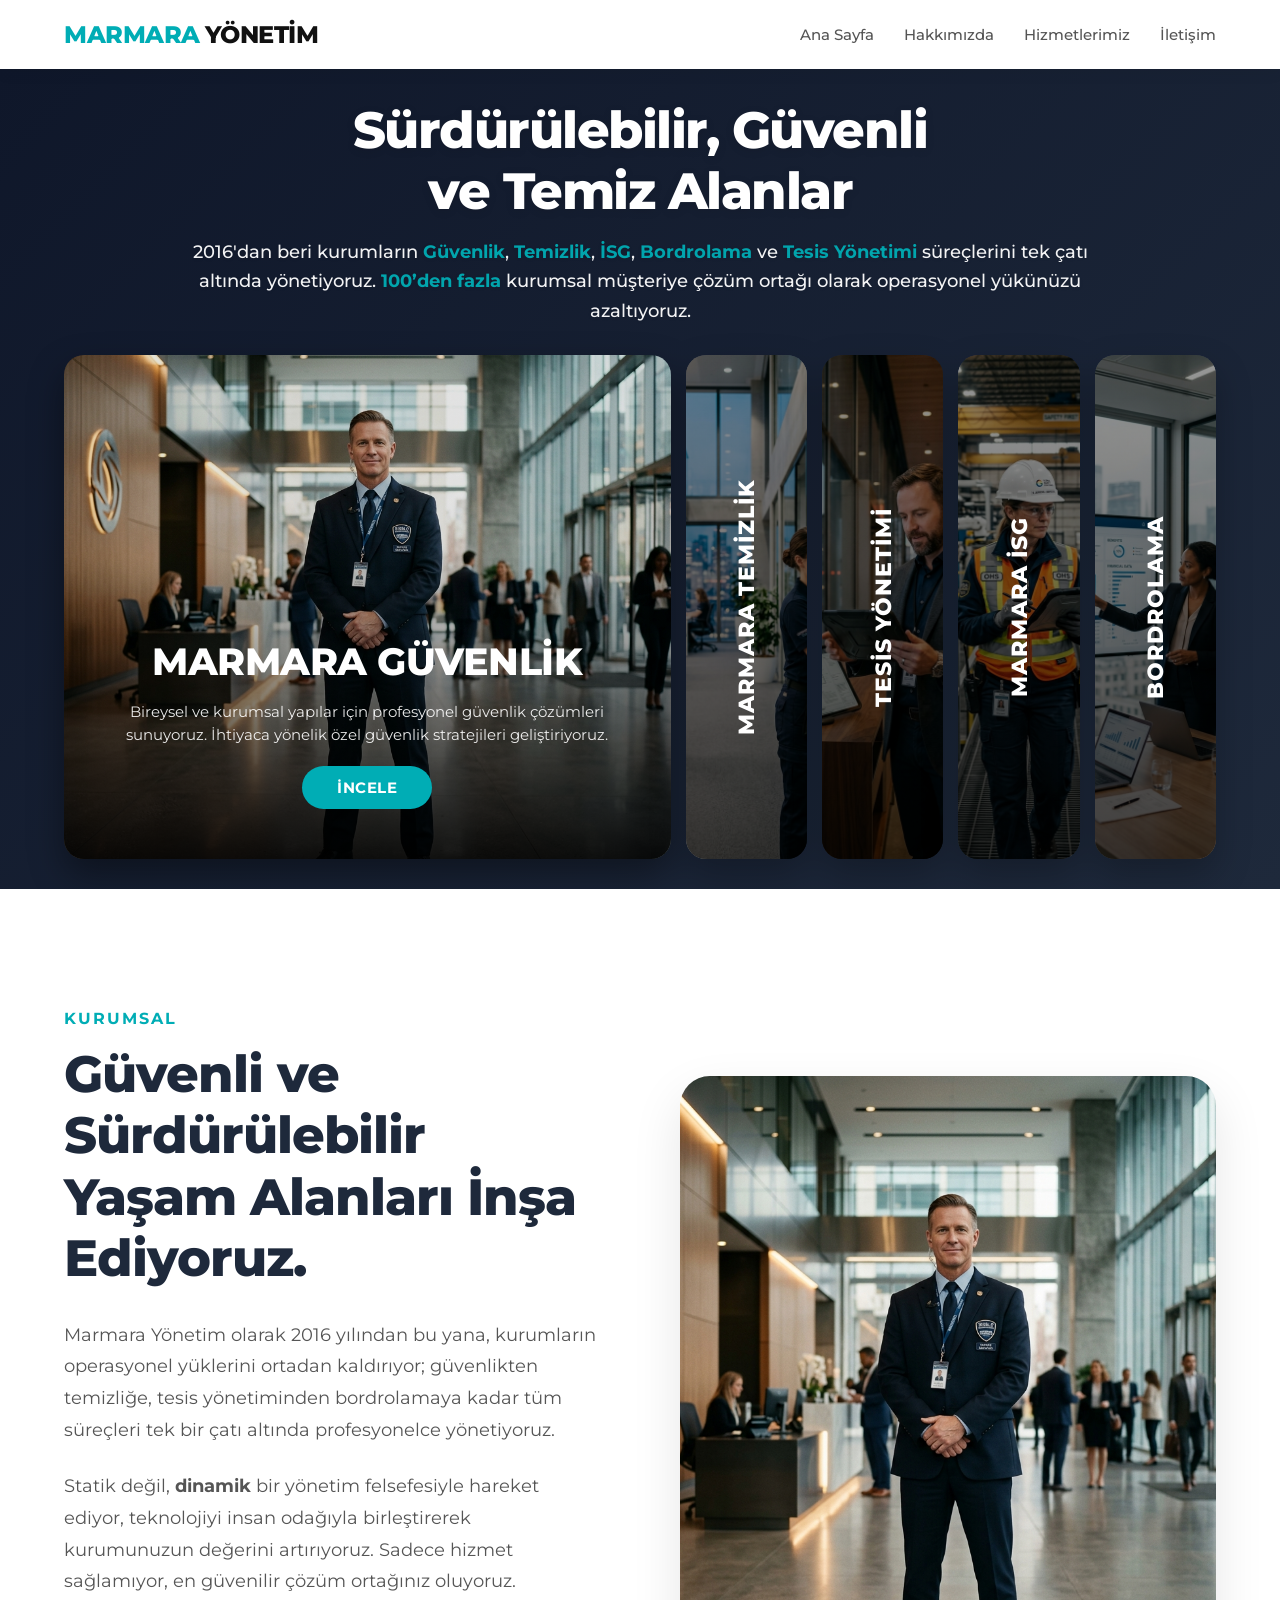
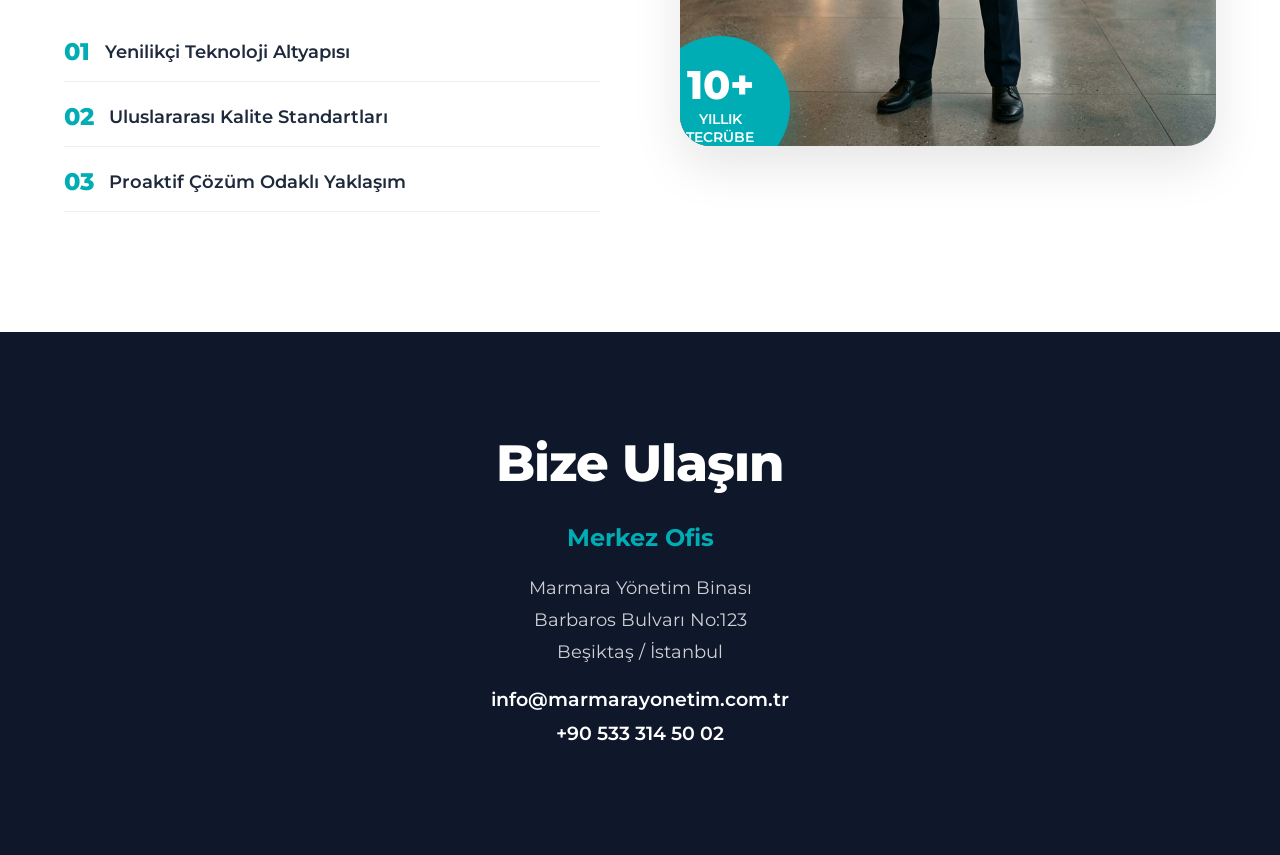
<file: index.html>
<!DOCTYPE html>
<html lang="tr">
<head>
    <meta charset="UTF-8">
    <meta name="viewport" content="width=device-width, initial-scale=1.0">
    <meta name="description" content="Marmara Güvenlik; güvenlikten temizlik hizmetlerine, bordrolamadan İSG ve tesis yönetimine kadar işletmelerin destek operasyonlarını profesyonel ekiplerle yöneten kurumsal çözüm ortağıdır.">
    <title>Marmara Yönetim - Kurumsal Çözüm Ortağı</title>
    <link rel="stylesheet" href="style.css">
    <link href="https://fonts.googleapis.com/css2?family=Montserrat:wght@300;400;500;600;700;800&display=swap" rel="stylesheet">
    <link rel="icon" href="images/favicon.png" type="image/png">
</head>
<body id="home">
    <header class="navbar">
        <div class="logo">
            <span class="logo-brand">MARMARA</span><span class="logo-dark">YÖNETİM</span>
        </div>
        <div class="hamburger">
            <span></span>
            <span></span>
            <span></span>
        </div>
                <nav>
            <ul>
                <li><a href="#home">Ana Sayfa</a></li>
                <li><a href="#hakkimizda">Hakkımızda</a></li>
                <li><a href="#hizmetlerimiz">Hizmetlerimiz</a></li>
                <li><a href="#iletisim">İletişim</a></li>
            </ul>
        </nav>
    </header>

    <main>
        <section id="hizmetlerimiz" class="hero-section">
        <div class="hero-text-container">
            <h1>Sürdürülebilir, Güvenli <br>ve Temiz Alanlar</h1>
            <p style="font-size: 1.15rem; font-weight: 500; line-height: 1.6;">2016'dan beri kurumların <strong style="color: #00ADB5;">Güvenlik</strong>, <strong style="color: #00ADB5;">Temizlik</strong>, <strong style="color: #00ADB5;">İSG</strong>, <strong style="color: #00ADB5;">Bordrolama</strong> ve <strong style="color: #00ADB5;">Tesis Yönetimi</strong> süreçlerini tek çatı altında yönetiyoruz. <strong style="color: #00ADB5;">100’den fazla</strong> kurumsal müşteriye çözüm ortağı olarak operasyonel yükünüzü azaltıyoruz.</p>
        </div>

        <div class="accordion-container">
            <!-- 1. Güvenlik -->
            <div class="card active" style="background-image: url('images/guvenlik.png');">
                <div class="card-overlay"></div>
                <h3 class="collapsed-title">MARMARA GÜVENLİK</h3>
                
                <div class="expanded-content">
                    <h2>MARMARA GÜVENLİK</h2>
                    <p>Bireysel ve kurumsal yapılar için profesyonel güvenlik çözümleri sunuyoruz. İhtiyaca yönelik özel güvenlik stratejileri geliştiriyoruz.</p>
                    <a href="guvenlik.html" class="btn-incele">İncele</a>
                </div>
            </div>

            <!-- 2. Temizlik -->
            <div class="card" style="background-image: url('images/temizlik.png');">
                <div class="card-overlay"></div>
                <h3 class="collapsed-title">MARMARA TEMİZLİK</h3>
                <div class="expanded-content">
                    <h2>MARMARA TEMİZLİK</h2>
                    <p>İşletmelerin günlük operasyonel yükünü azaltarak temiz, düzenli ve hijyenik çalışma alanları oluşturmayı hedefler.</p>
                    <a href="temizlik.html" class="btn-incele">İncele</a>
                </div>
            </div>

            <!-- 3. Tesis Yönetimi -->
            <div class="card" style="background-image: url('images/tesis.png');">
                <div class="card-overlay"></div>
                <h3 class="collapsed-title">TESİS YÖNETİMİ</h3>
                <div class="expanded-content">
                    <h2>TESİS YÖNETİMİ</h2>
                    <p>Binalarınızın teknik bakımından peyzajına kadar tüm süreçleri tek bir noktadan, profesyonel bir şekilde yönetiyoruz.</p>
                    <a href="tesis.html" class="btn-incele">İncele</a>
                </div>
            </div>

            <!-- 4. İSG -->
            <div class="card" style="background-image: url('images/isg.png');">
                <div class="card-overlay"></div>
                <h3 class="collapsed-title">MARMARA İSG</h3>
                <div class="expanded-content">
                    <h2>MARMARA İSG</h2>
                    <p>İş sağlığı ve güvenliği konusunda yasal mevzuatlara tam uyumlu, güvenilir bir çalışma ortamı sağlamak için yanınızdayız.</p>
                    <a href="isg.html" class="btn-incele">İncele</a>
                </div>
            </div>

            <!-- 5. Bordrolama -->
            <div class="card" style="background-image: url('images/bordrolama.png');">
                <div class="card-overlay"></div>
                <h3 class="collapsed-title">BORDROLAMA</h3>
                <div class="expanded-content">
                    <h2>BORDROLAMA</h2>
                    <p>Personel süreçlerinizi dijital ortamda hatasız yürüterek işletmenizin zaman ve maliyet tasarrufu sağlamasına olanak tanıyoruz.</p>
                    <a href="bordrolama.html" class="btn-incele">İncele</a>
                </div>
            </div>
        </div>
        </section>

        <section id="hakkimizda" class="about-section">
            <div class="about-container">
                <div class="about-content">
                    <h4 class="section-subtitle">KURUMSAL</h4>
                    <h2 class="section-title-left">Güvenli ve Sürdürülebilir<br>Yaşam Alanları İnşa Ediyoruz.</h2>
                    <p class="about-text">
                        Marmara Yönetim olarak 2016 yılından bu yana, kurumların operasyonel yüklerini ortadan kaldırıyor; güvenlikten temizliğe, tesis yönetiminden bordrolamaya kadar tüm süreçleri tek bir çatı altında profesyonelce yönetiyoruz.
                    </p>
                    <p class="about-text">
                        Statik değil, <strong>dinamik</strong> bir yönetim felsefesiyle hareket ediyor, teknolojiyi insan odağıyla birleştirerek kurumunuzun değerini artırıyoruz. Sadece hizmet sağlamıyor, en güvenilir çözüm ortağınız oluyoruz.
                    </p>
                    <div class="about-features">
                        <div class="feature">
                            <span class="feature-number">01</span>
                            <span class="feature-text">Yenilikçi Teknoloji Altyapısı</span>
                        </div>
                        <div class="feature">
                            <span class="feature-number">02</span>
                            <span class="feature-text">Uluslararası Kalite Standartları</span>
                        </div>
                        <div class="feature">
                            <span class="feature-number">03</span>
                            <span class="feature-text">Proaktif Çözüm Odaklı Yaklaşım</span>
                        </div>
                    </div>
                </div>
                <div class="about-visual">
                    <div class="image-wrapper">
                        <img src="images/guvenlik.png" alt="Kurumsal Yapı">
                        <div class="experience-badge">
                            <span class="years">10+</span>
                            <span class="text">Yıllık<br>Tecrübe</span>
                        </div>
                    </div>
                </div>
            </div>
        </section>

        <section id="iletisim" class="contact-section">
            <div class="contact-container">
                <h2 class="section-title-left" style="color: white; text-align: center;">Bize Ulaşın</h2>
                <div class="contact-grid">
                    <div class="contact-info">
                        <h3 style="color: #00ADB5; font-size: 1.5rem; margin-bottom: 20px;">Merkez Ofis</h3>
                        <p style="font-size: 1.1rem; line-height: 1.8; opacity: 0.8; margin-bottom: 20px;">Marmara Yönetim Binası<br>Barbaros Bulvarı No:123<br>Beşiktaş / İstanbul</p>
                        <div class="contact-links">
                            <a href="mailto:info@marmarayonetim.com.tr" style="display: block; color: white; text-decoration: none; font-size: 1.2rem; font-weight: 600; margin-bottom: 10px;">info@marmarayonetim.com.tr</a>
                            <a href="tel:+905333145002" style="display: block; color: white; text-decoration: none; font-size: 1.2rem; font-weight: 600; margin-bottom: 10px;">+90 533 314 50 02</a>
                        </div>
                    </div>
                </div>
            </div>
        </section>
    </main>

    <script src="script.js"></script>
</body>
</html>
</file>
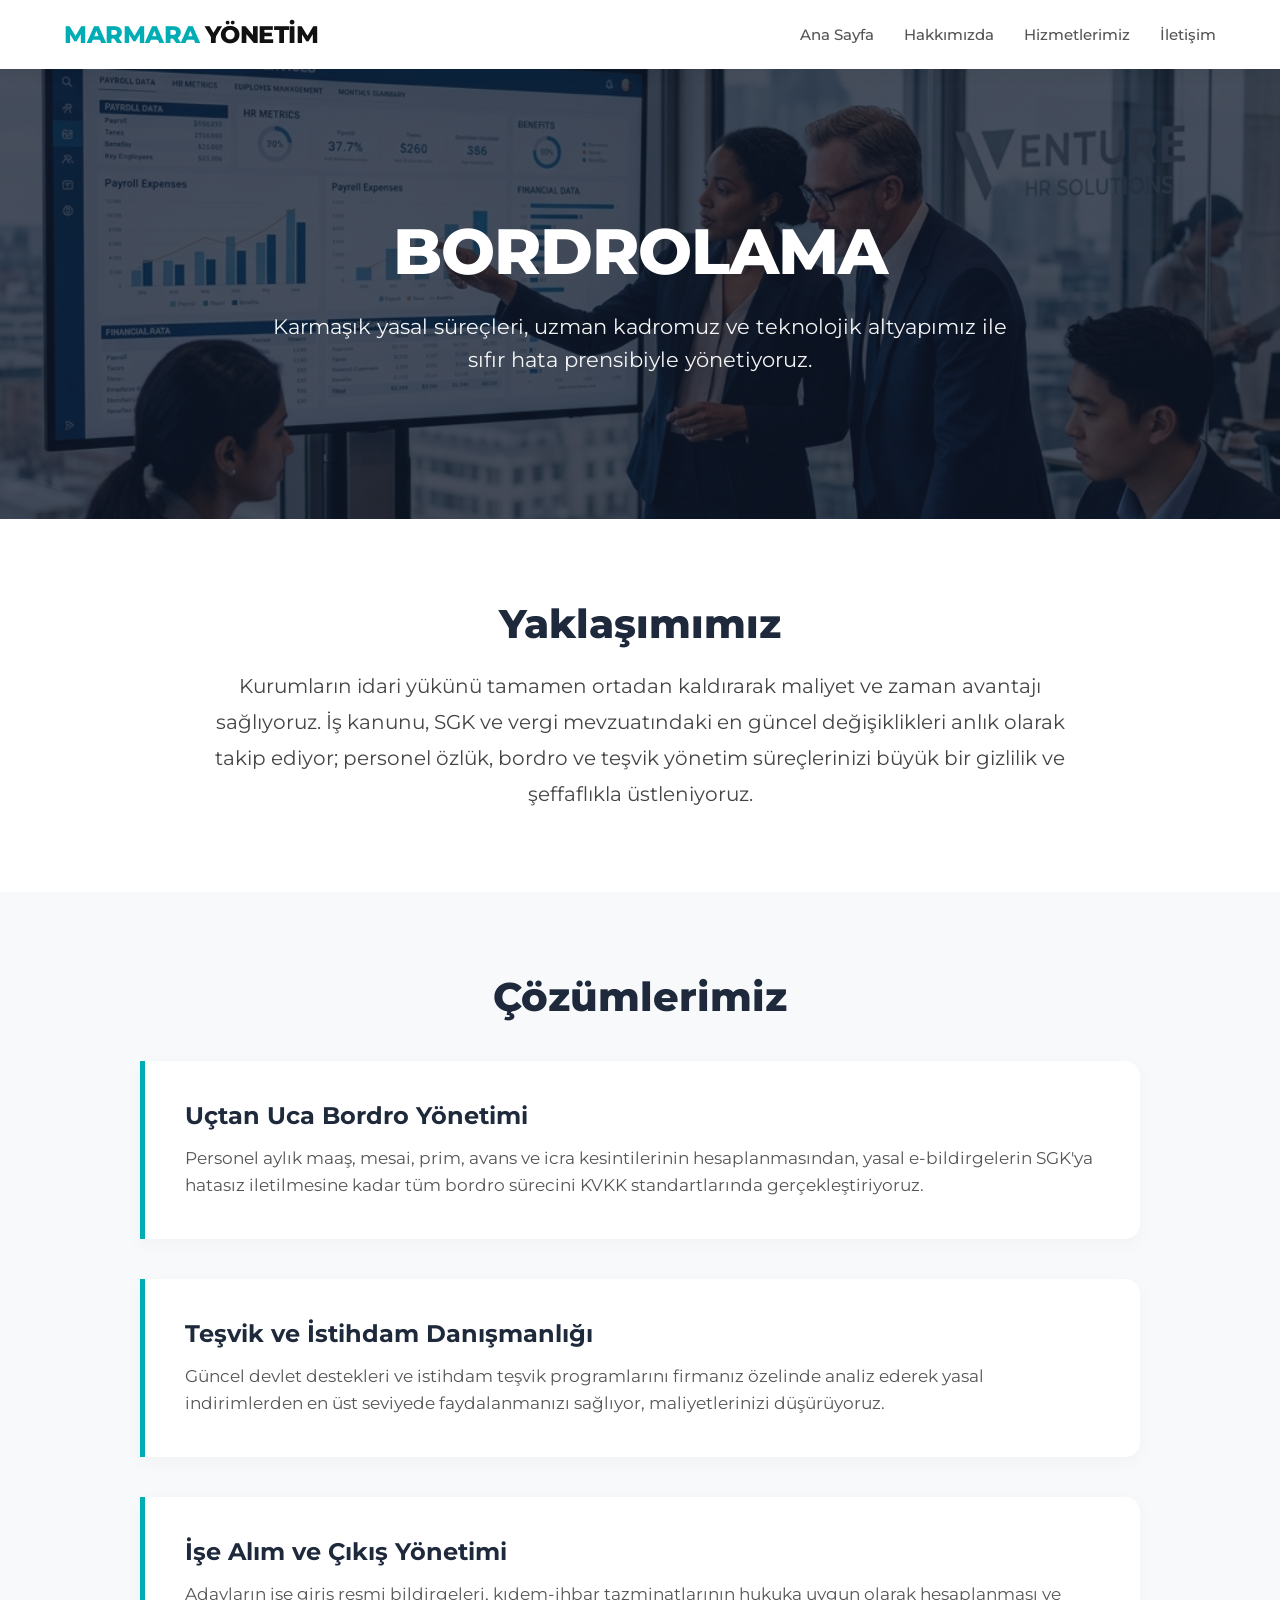
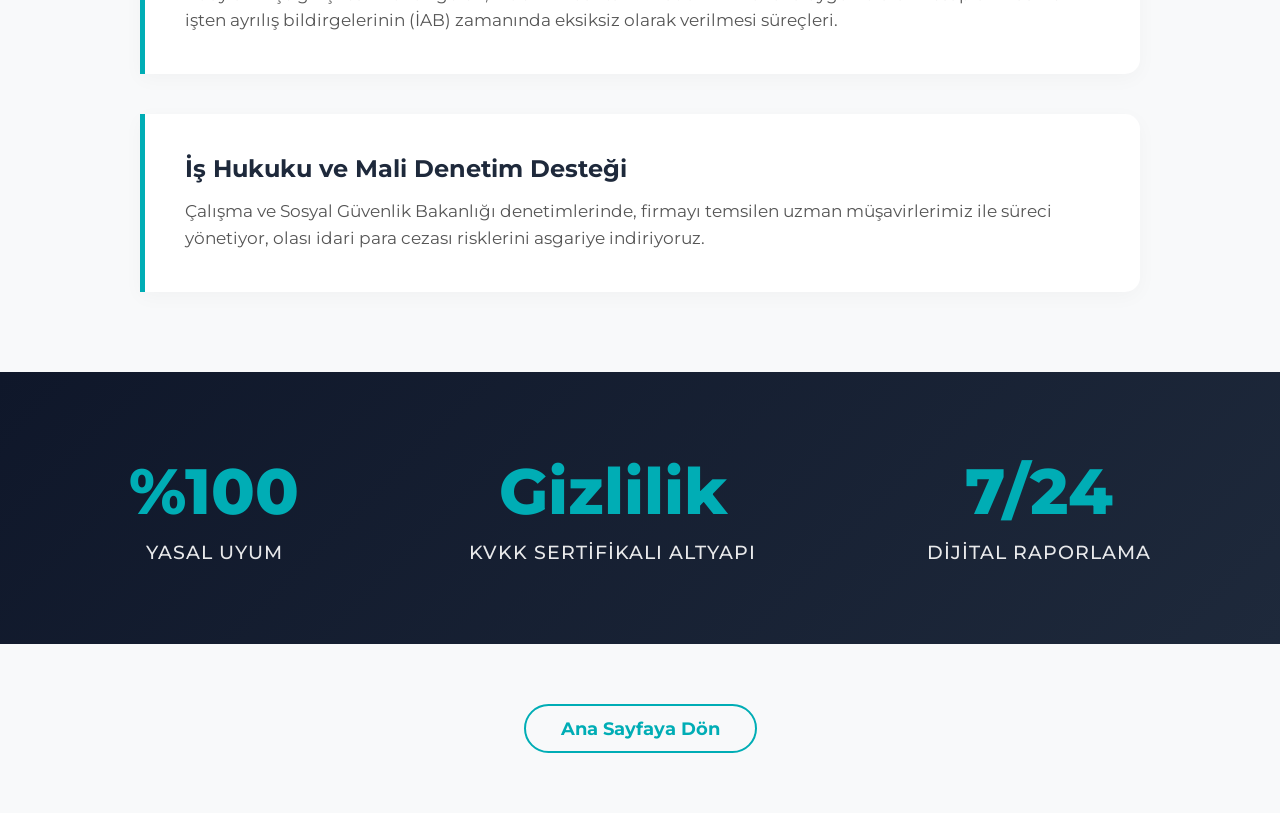
<file: bordrolama.html>
<!DOCTYPE html>
<html lang="tr">
<head>
    <meta charset="UTF-8">
    <meta name="viewport" content="width=device-width, initial-scale=1.0">
    <title>Marmara Yönetim - Bordrolama</title>
    <link rel="stylesheet" href="style.css">
    <link href="https://fonts.googleapis.com/css2?family=Montserrat:wght@300;400;500;600;700;800&display=swap" rel="stylesheet">
    <link rel="icon" href="images/favicon.png" type="image/png">
</head>
<body>
    <header class="navbar">
        <div class="logo">
            <span class="logo-brand">MARMARA</span><span class="logo-dark">YÖNETİM</span>
        </div>
        <div class="hamburger">
            <span></span>
            <span></span>
            <span></span>
        </div>
                <nav>
            <ul>
                <li><a href="index.html#home">Ana Sayfa</a></li>
                <li><a href="index.html#hakkimizda">Hakkımızda</a></li>
                <li><a href="index.html#hizmetlerimiz">Hizmetlerimiz</a></li>
                <li><a href="index.html#iletisim">İletişim</a></li>
            </ul>
        </nav>
    </header>

    <main>
        <section class="subpage-hero" style="background-image: url('images/bordrolama.png');">
            <div class="subpage-hero-overlay"></div>
            <div class="subpage-hero-content">
                <h1>Bordrolama</h1>
                <p>Karmaşık yasal süreçleri, uzman kadromuz ve teknolojik altyapımız ile sıfır hata prensibiyle yönetiyoruz.</p>
            </div>
        </section>

        <section class="corporate-intro">
            <div class="intro-container">
                <h2 style="font-size: 2.5rem; font-weight: 800; color: #1E293B; margin-bottom: 20px;">Yaklaşımımız</h2>
                <p class="intro-text">Kurumların idari yükünü tamamen ortadan kaldırarak maliyet ve zaman avantajı sağlıyoruz. İş kanunu, SGK ve vergi mevzuatındaki en güncel değişiklikleri anlık olarak takip ediyor; personel özlük, bordro ve teşvik yönetim süreçlerinizi büyük bir gizlilik ve şeffaflıkla üstleniyoruz.</p>
            </div>
        </section>

        <section class="solutions-section">
            <h2 style="font-size: 2.5rem; font-weight: 800; color: #1E293B; margin-bottom: 40px; text-align: center;">Çözümlerimiz</h2>
            <div class="solutions-container">
                <div class="solution-item">
                    <h3>Uçtan Uca Bordro Yönetimi</h3>
                    <p>Personel aylık maaş, mesai, prim, avans ve icra kesintilerinin hesaplanmasından, yasal e-bildirgelerin SGK'ya hatasız iletilmesine kadar tüm bordro sürecini KVKK standartlarında gerçekleştiriyoruz.</p>
                </div>
                <div class="solution-item">
                    <h3>Teşvik ve İstihdam Danışmanlığı</h3>
                    <p>Güncel devlet destekleri ve istihdam teşvik programlarını firmanız özelinde analiz ederek yasal indirimlerden en üst seviyede faydalanmanızı sağlıyor, maliyetlerinizi düşürüyoruz.</p>
                </div>
                <div class="solution-item">
                    <h3>İşe Alım ve Çıkış Yönetimi</h3>
                    <p>Adayların işe giriş resmi bildirgeleri, kıdem-ihbar tazminatlarının hukuka uygun olarak hesaplanması ve işten ayrılış bildirgelerinin (İAB) zamanında eksiksiz olarak verilmesi süreçleri.</p>
                </div>
                <div class="solution-item">
                    <h3>İş Hukuku ve Mali Denetim Desteği</h3>
                    <p>Çalışma ve Sosyal Güvenlik Bakanlığı denetimlerinde, firmayı temsilen uzman müşavirlerimiz ile süreci yönetiyor, olası idari para cezası risklerini asgariye indiriyoruz.</p>
                </div>
            </div>
        </section>

        <section class="stats-section">
            <div class="stats-container">
                <div class="stat-item">
                    <span class="stat-number">%100</span>
                    <span class="stat-label">Yasal Uyum</span>
                </div>
                <div class="stat-item">
                    <span class="stat-number">Gizlilik</span>
                    <span class="stat-label">KVKK Sertifikalı Altyapı</span>
                </div>
                <div class="stat-item">
                    <span class="stat-number">7/24</span>
                    <span class="stat-label">Dijital Raporlama</span>
                </div>
            </div>
        </section>

        <div class="btn-back-container">
            <a href="index.html" class="btn-back">Ana Sayfaya Dön</a>
        </div>
    </main>
    <script src="script.js"></script>
</body>
</html>
</file>
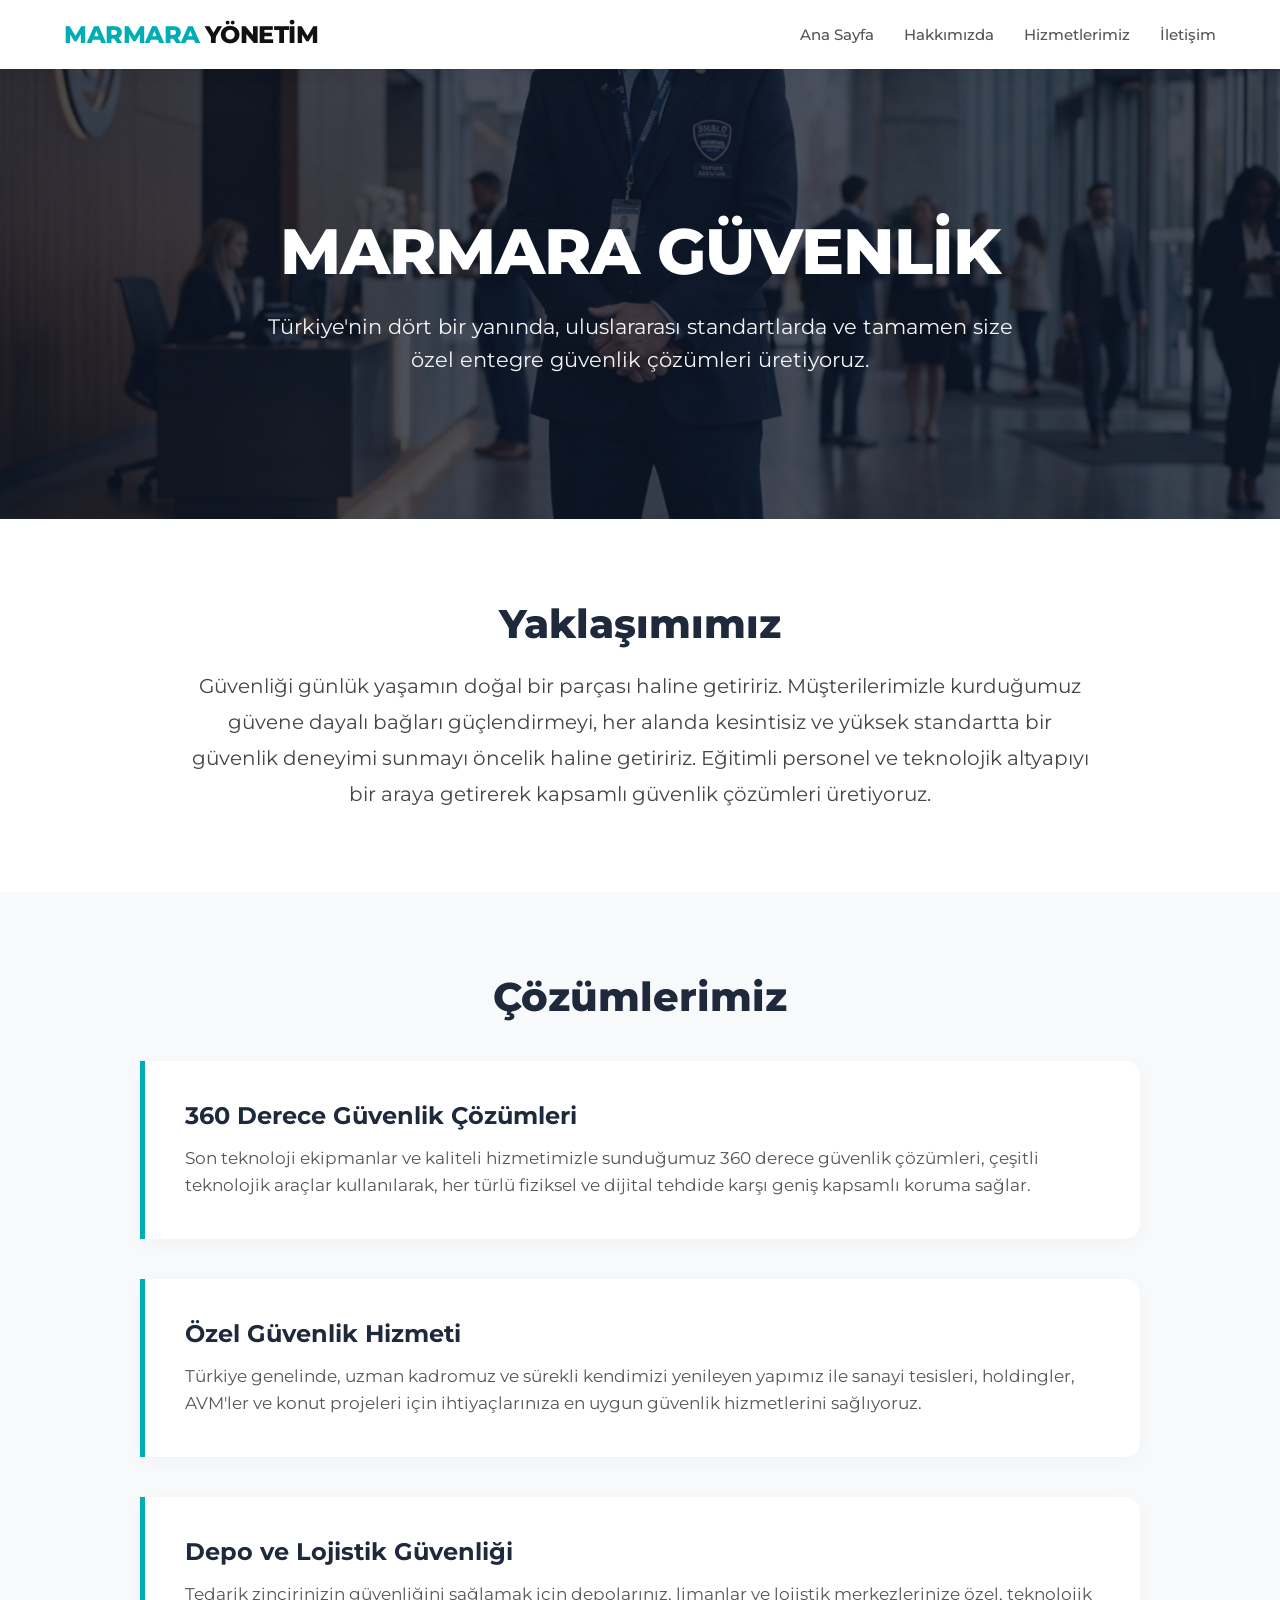
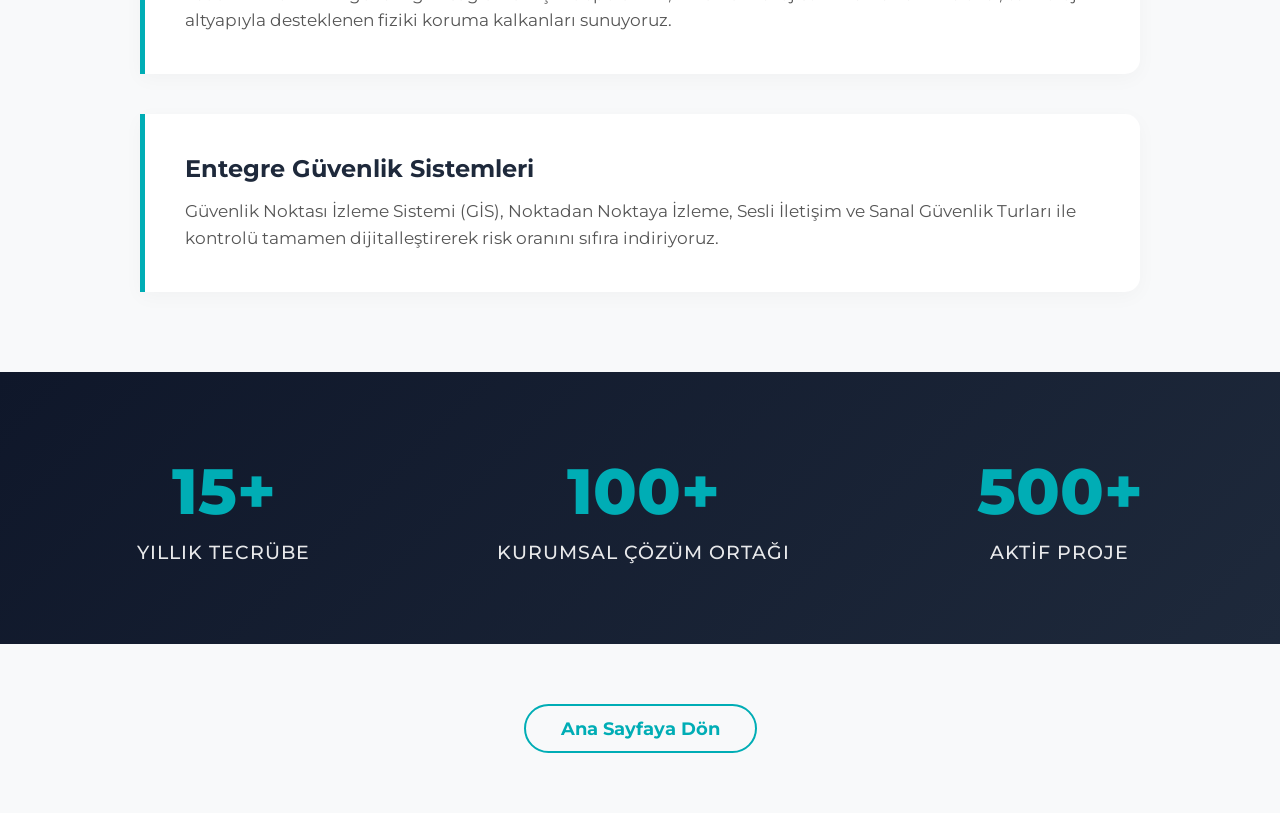
<file: guvenlik.html>
<!DOCTYPE html>
<html lang="tr">
<head>
    <meta charset="UTF-8">
    <meta name="viewport" content="width=device-width, initial-scale=1.0">
    <title>Marmara Yönetim - Güvenlik Hizmetleri</title>
    <link rel="stylesheet" href="style.css">
    <link href="https://fonts.googleapis.com/css2?family=Montserrat:wght@300;400;500;600;700;800&display=swap" rel="stylesheet">
    <link rel="icon" href="images/favicon.png" type="image/png">
</head>
<body>
    <header class="navbar">
        <div class="logo">
            <span class="logo-brand">MARMARA</span><span class="logo-dark">YÖNETİM</span>
        </div>
        <div class="hamburger">
            <span></span>
            <span></span>
            <span></span>
        </div>
                <nav>
            <ul>
                <li><a href="index.html#home">Ana Sayfa</a></li>
                <li><a href="index.html#hakkimizda">Hakkımızda</a></li>
                <li><a href="index.html#hizmetlerimiz">Hizmetlerimiz</a></li>
                <li><a href="index.html#iletisim">İletişim</a></li>
            </ul>
        </nav>
    </header>

    <main>
        <section class="subpage-hero" style="background-image: url('images/guvenlik.png');">
            <div class="subpage-hero-overlay"></div>
            <div class="subpage-hero-content">
                <h1>Marmara Güvenlik</h1>
                <p>Türkiye'nin dört bir yanında, uluslararası standartlarda ve tamamen size özel entegre güvenlik çözümleri üretiyoruz.</p>
            </div>
        </section>

        <section class="corporate-intro">
            <div class="intro-container">
                <h2 style="font-size: 2.5rem; font-weight: 800; color: #1E293B; margin-bottom: 20px;">Yaklaşımımız</h2>
                <p class="intro-text">Güvenliği günlük yaşamın doğal bir parçası haline getiririz. Müşterilerimizle kurduğumuz güvene dayalı bağları güçlendirmeyi, her alanda kesintisiz ve yüksek standartta bir güvenlik deneyimi sunmayı öncelik haline getiririz. Eğitimli personel ve teknolojik altyapıyı bir araya getirerek kapsamlı güvenlik çözümleri üretiyoruz.</p>
            </div>
        </section>

        <section class="solutions-section">
            <h2 style="font-size: 2.5rem; font-weight: 800; color: #1E293B; margin-bottom: 40px; text-align: center;">Çözümlerimiz</h2>
            <div class="solutions-container">
                <div class="solution-item">
                    <h3>360 Derece Güvenlik Çözümleri</h3>
                    <p>Son teknoloji ekipmanlar ve kaliteli hizmetimizle sunduğumuz 360 derece güvenlik çözümleri, çeşitli teknolojik araçlar kullanılarak, her türlü fiziksel ve dijital tehdide karşı geniş kapsamlı koruma sağlar.</p>
                </div>
                <div class="solution-item">
                    <h3>Özel Güvenlik Hizmeti</h3>
                    <p>Türkiye genelinde, uzman kadromuz ve sürekli kendimizi yenileyen yapımız ile sanayi tesisleri, holdingler, AVM'ler ve konut projeleri için ihtiyaçlarınıza en uygun güvenlik hizmetlerini sağlıyoruz.</p>
                </div>
                <div class="solution-item">
                    <h3>Depo ve Lojistik Güvenliği</h3>
                    <p>Tedarik zincirinizin güvenliğini sağlamak için depolarınız, limanlar ve lojistik merkezlerinize özel, teknolojik altyapıyla desteklenen fiziki koruma kalkanları sunuyoruz.</p>
                </div>
                <div class="solution-item">
                    <h3>Entegre Güvenlik Sistemleri</h3>
                    <p>Güvenlik Noktası İzleme Sistemi (GİS), Noktadan Noktaya İzleme, Sesli İletişim ve Sanal Güvenlik Turları ile kontrolü tamamen dijitalleştirerek risk oranını sıfıra indiriyoruz.</p>
                </div>
            </div>
        </section>

        <section class="stats-section">
            <div class="stats-container">
                <div class="stat-item">
                    <span class="stat-number">15+</span>
                    <span class="stat-label">Yıllık Tecrübe</span>
                </div>
                <div class="stat-item">
                    <span class="stat-number">100+</span>
                    <span class="stat-label">Kurumsal Çözüm Ortağı</span>
                </div>
                <div class="stat-item">
                    <span class="stat-number">500+</span>
                    <span class="stat-label">Aktif Proje</span>
                </div>
            </div>
        </section>

        <div class="btn-back-container">
            <a href="index.html" class="btn-back">Ana Sayfaya Dön</a>
        </div>
    </main>
    <script src="script.js"></script>
</body>
</html>
</file>
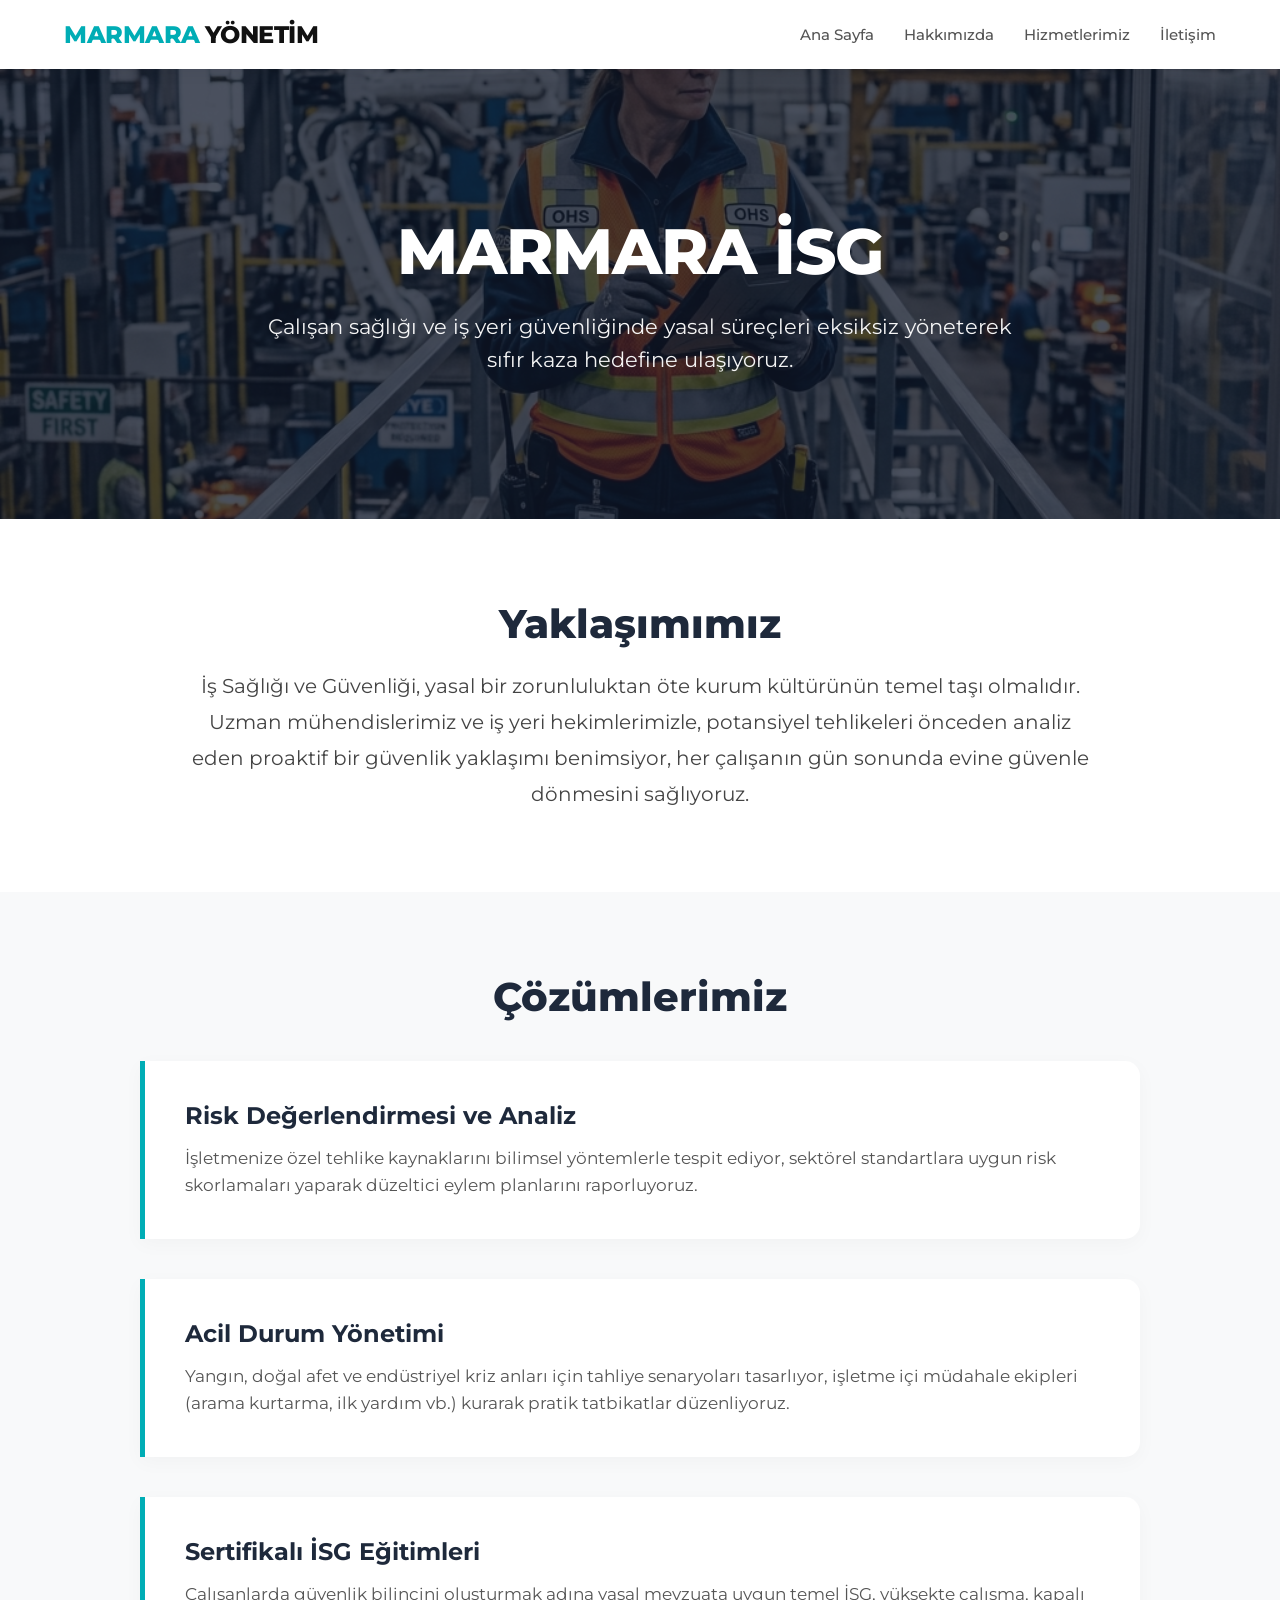
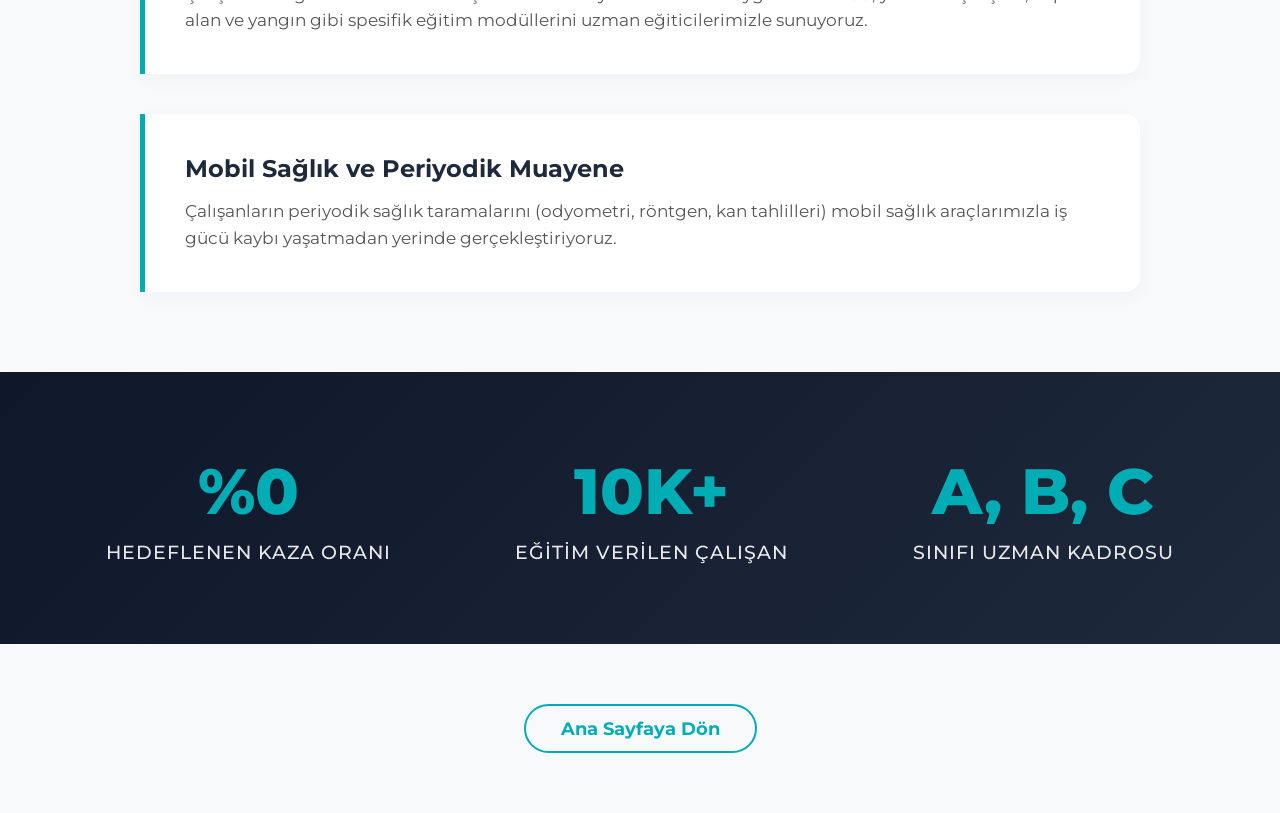
<file: isg.html>
<!DOCTYPE html>
<html lang="tr">
<head>
    <meta charset="UTF-8">
    <meta name="viewport" content="width=device-width, initial-scale=1.0">
    <title>Marmara Yönetim - İSG Hizmetleri</title>
    <link rel="stylesheet" href="style.css">
    <link href="https://fonts.googleapis.com/css2?family=Montserrat:wght@300;400;500;600;700;800&display=swap" rel="stylesheet">
    <link rel="icon" href="images/favicon.png" type="image/png">
</head>
<body>
    <header class="navbar">
        <div class="logo">
            <span class="logo-brand">MARMARA</span><span class="logo-dark">YÖNETİM</span>
        </div>
        <div class="hamburger">
            <span></span>
            <span></span>
            <span></span>
        </div>
                <nav>
            <ul>
                <li><a href="index.html#home">Ana Sayfa</a></li>
                <li><a href="index.html#hakkimizda">Hakkımızda</a></li>
                <li><a href="index.html#hizmetlerimiz">Hizmetlerimiz</a></li>
                <li><a href="index.html#iletisim">İletişim</a></li>
            </ul>
        </nav>
    </header>

    <main>
        <section class="subpage-hero" style="background-image: url('images/isg.png');">
            <div class="subpage-hero-overlay"></div>
            <div class="subpage-hero-content">
                <h1>Marmara İSG</h1>
                <p>Çalışan sağlığı ve iş yeri güvenliğinde yasal süreçleri eksiksiz yöneterek sıfır kaza hedefine ulaşıyoruz.</p>
            </div>
        </section>

        <section class="corporate-intro">
            <div class="intro-container">
                <h2 style="font-size: 2.5rem; font-weight: 800; color: #1E293B; margin-bottom: 20px;">Yaklaşımımız</h2>
                <p class="intro-text">İş Sağlığı ve Güvenliği, yasal bir zorunluluktan öte kurum kültürünün temel taşı olmalıdır. Uzman mühendislerimiz ve iş yeri hekimlerimizle, potansiyel tehlikeleri önceden analiz eden proaktif bir güvenlik yaklaşımı benimsiyor, her çalışanın gün sonunda evine güvenle dönmesini sağlıyoruz.</p>
            </div>
        </section>

        <section class="solutions-section">
            <h2 style="font-size: 2.5rem; font-weight: 800; color: #1E293B; margin-bottom: 40px; text-align: center;">Çözümlerimiz</h2>
            <div class="solutions-container">
                <div class="solution-item">
                    <h3>Risk Değerlendirmesi ve Analiz</h3>
                    <p>İşletmenize özel tehlike kaynaklarını bilimsel yöntemlerle tespit ediyor, sektörel standartlara uygun risk skorlamaları yaparak düzeltici eylem planlarını raporluyoruz.</p>
                </div>
                <div class="solution-item">
                    <h3>Acil Durum Yönetimi</h3>
                    <p>Yangın, doğal afet ve endüstriyel kriz anları için tahliye senaryoları tasarlıyor, işletme içi müdahale ekipleri (arama kurtarma, ilk yardım vb.) kurarak pratik tatbikatlar düzenliyoruz.</p>
                </div>
                <div class="solution-item">
                    <h3>Sertifikalı İSG Eğitimleri</h3>
                    <p>Çalışanlarda güvenlik bilincini oluşturmak adına yasal mevzuata uygun temel İSG, yüksekte çalışma, kapalı alan ve yangın gibi spesifik eğitim modüllerini uzman eğiticilerimizle sunuyoruz.</p>
                </div>
                <div class="solution-item">
                    <h3>Mobil Sağlık ve Periyodik Muayene</h3>
                    <p>Çalışanların periyodik sağlık taramalarını (odyometri, röntgen, kan tahlilleri) mobil sağlık araçlarımızla iş gücü kaybı yaşatmadan yerinde gerçekleştiriyoruz.</p>
                </div>
            </div>
        </section>

        <section class="stats-section">
            <div class="stats-container">
                <div class="stat-item">
                    <span class="stat-number">%0</span>
                    <span class="stat-label">Hedeflenen Kaza Oranı</span>
                </div>
                <div class="stat-item">
                    <span class="stat-number">10K+</span>
                    <span class="stat-label">Eğitim Verilen Çalışan</span>
                </div>
                <div class="stat-item">
                    <span class="stat-number">A, B, C</span>
                    <span class="stat-label">Sınıfı Uzman Kadrosu</span>
                </div>
            </div>
        </section>

        <div class="btn-back-container">
            <a href="index.html" class="btn-back">Ana Sayfaya Dön</a>
        </div>
    </main>
    <script src="script.js"></script>
</body>
</html>
</file>
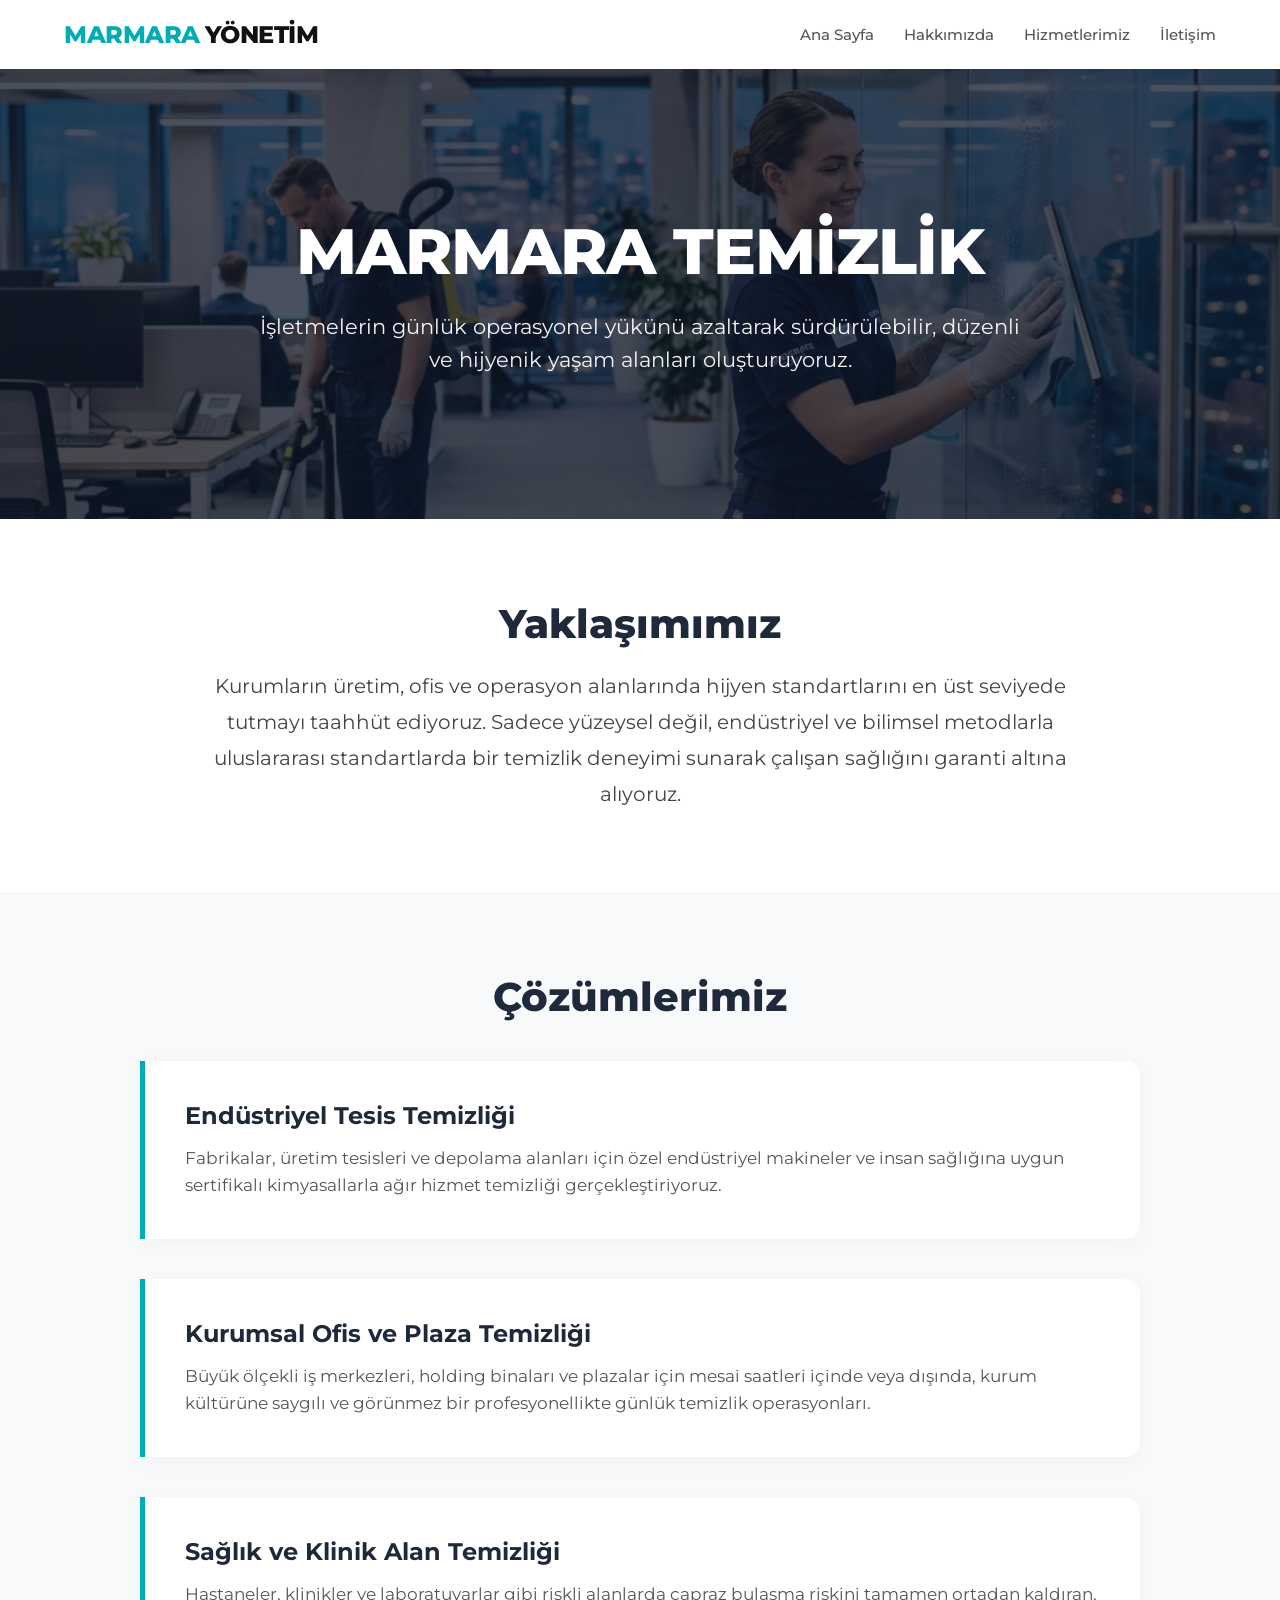
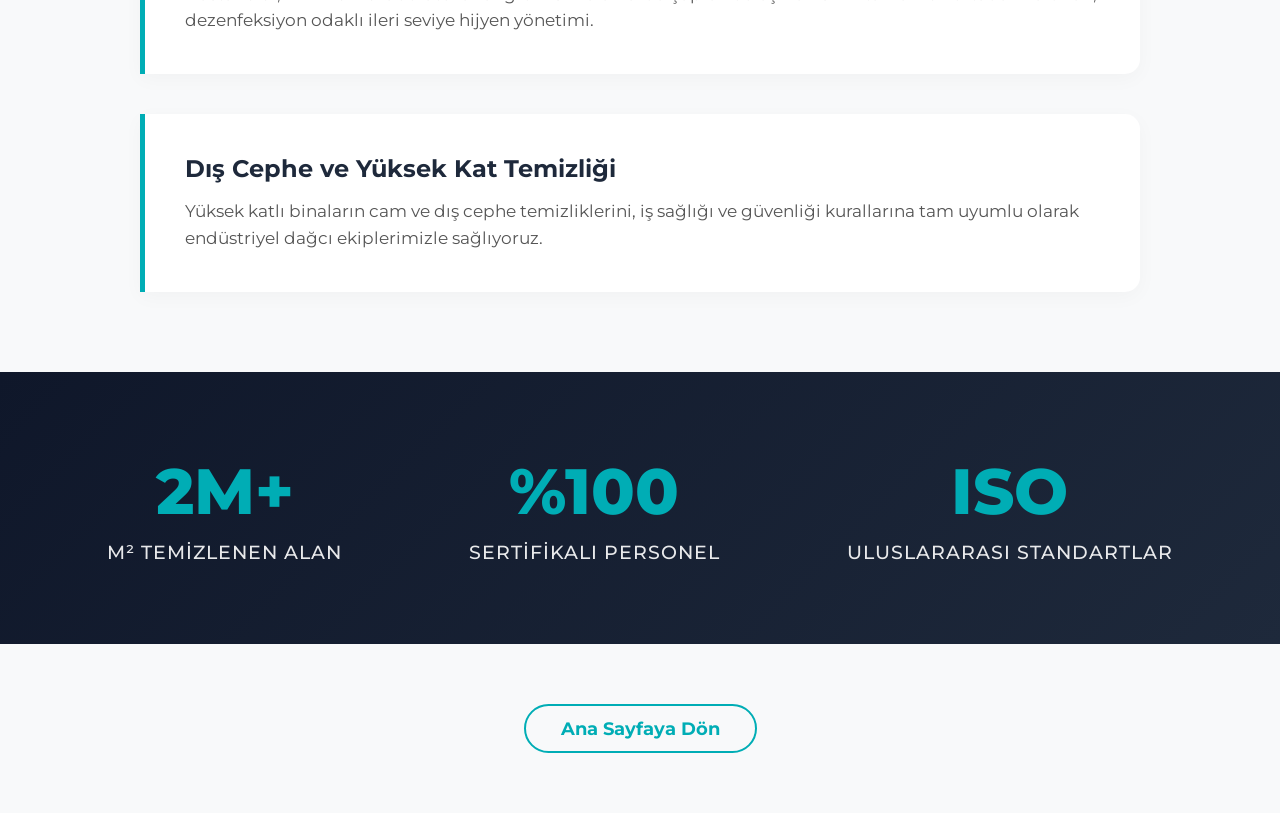
<file: temizlik.html>
<!DOCTYPE html>
<html lang="tr">
<head>
    <meta charset="UTF-8">
    <meta name="viewport" content="width=device-width, initial-scale=1.0">
    <title>Marmara Yönetim - Temizlik Hizmetleri</title>
    <link rel="stylesheet" href="style.css">
    <link href="https://fonts.googleapis.com/css2?family=Montserrat:wght@300;400;500;600;700;800&display=swap" rel="stylesheet">
    <link rel="icon" href="images/favicon.png" type="image/png">
</head>
<body>
    <header class="navbar">
        <div class="logo">
            <span class="logo-brand">MARMARA</span><span class="logo-dark">YÖNETİM</span>
        </div>
        <div class="hamburger">
            <span></span>
            <span></span>
            <span></span>
        </div>
                <nav>
            <ul>
                <li><a href="index.html#home">Ana Sayfa</a></li>
                <li><a href="index.html#hakkimizda">Hakkımızda</a></li>
                <li><a href="index.html#hizmetlerimiz">Hizmetlerimiz</a></li>
                <li><a href="index.html#iletisim">İletişim</a></li>
            </ul>
        </nav>
    </header>

    <main>
        <section class="subpage-hero" style="background-image: url('images/temizlik.png');">
            <div class="subpage-hero-overlay"></div>
            <div class="subpage-hero-content">
                <h1>Marmara Temizlik</h1>
                <p>İşletmelerin günlük operasyonel yükünü azaltarak sürdürülebilir, düzenli ve hijyenik yaşam alanları oluşturuyoruz.</p>
            </div>
        </section>

        <section class="corporate-intro">
            <div class="intro-container">
                <h2 style="font-size: 2.5rem; font-weight: 800; color: #1E293B; margin-bottom: 20px;">Yaklaşımımız</h2>
                <p class="intro-text">Kurumların üretim, ofis ve operasyon alanlarında hijyen standartlarını en üst seviyede tutmayı taahhüt ediyoruz. Sadece yüzeysel değil, endüstriyel ve bilimsel metodlarla uluslararası standartlarda bir temizlik deneyimi sunarak çalışan sağlığını garanti altına alıyoruz.</p>
            </div>
        </section>

        <section class="solutions-section">
            <h2 style="font-size: 2.5rem; font-weight: 800; color: #1E293B; margin-bottom: 40px; text-align: center;">Çözümlerimiz</h2>
            <div class="solutions-container">
                <div class="solution-item">
                    <h3>Endüstriyel Tesis Temizliği</h3>
                    <p>Fabrikalar, üretim tesisleri ve depolama alanları için özel endüstriyel makineler ve insan sağlığına uygun sertifikalı kimyasallarla ağır hizmet temizliği gerçekleştiriyoruz.</p>
                </div>
                <div class="solution-item">
                    <h3>Kurumsal Ofis ve Plaza Temizliği</h3>
                    <p>Büyük ölçekli iş merkezleri, holding binaları ve plazalar için mesai saatleri içinde veya dışında, kurum kültürüne saygılı ve görünmez bir profesyonellikte günlük temizlik operasyonları.</p>
                </div>
                <div class="solution-item">
                    <h3>Sağlık ve Klinik Alan Temizliği</h3>
                    <p>Hastaneler, klinikler ve laboratuvarlar gibi riskli alanlarda çapraz bulaşma riskini tamamen ortadan kaldıran, dezenfeksiyon odaklı ileri seviye hijyen yönetimi.</p>
                </div>
                <div class="solution-item">
                    <h3>Dış Cephe ve Yüksek Kat Temizliği</h3>
                    <p>Yüksek katlı binaların cam ve dış cephe temizliklerini, iş sağlığı ve güvenliği kurallarına tam uyumlu olarak endüstriyel dağcı ekiplerimizle sağlıyoruz.</p>
                </div>
            </div>
        </section>

        <section class="stats-section">
            <div class="stats-container">
                <div class="stat-item">
                    <span class="stat-number">2M+</span>
                    <span class="stat-label">m² Temizlenen Alan</span>
                </div>
                <div class="stat-item">
                    <span class="stat-number">%100</span>
                    <span class="stat-label">Sertifikalı Personel</span>
                </div>
                <div class="stat-item">
                    <span class="stat-number">ISO</span>
                    <span class="stat-label">Uluslararası Standartlar</span>
                </div>
            </div>
        </section>

        <div class="btn-back-container">
            <a href="index.html" class="btn-back">Ana Sayfaya Dön</a>
        </div>
    </main>
    <script src="script.js"></script>
</body>
</html>
</file>
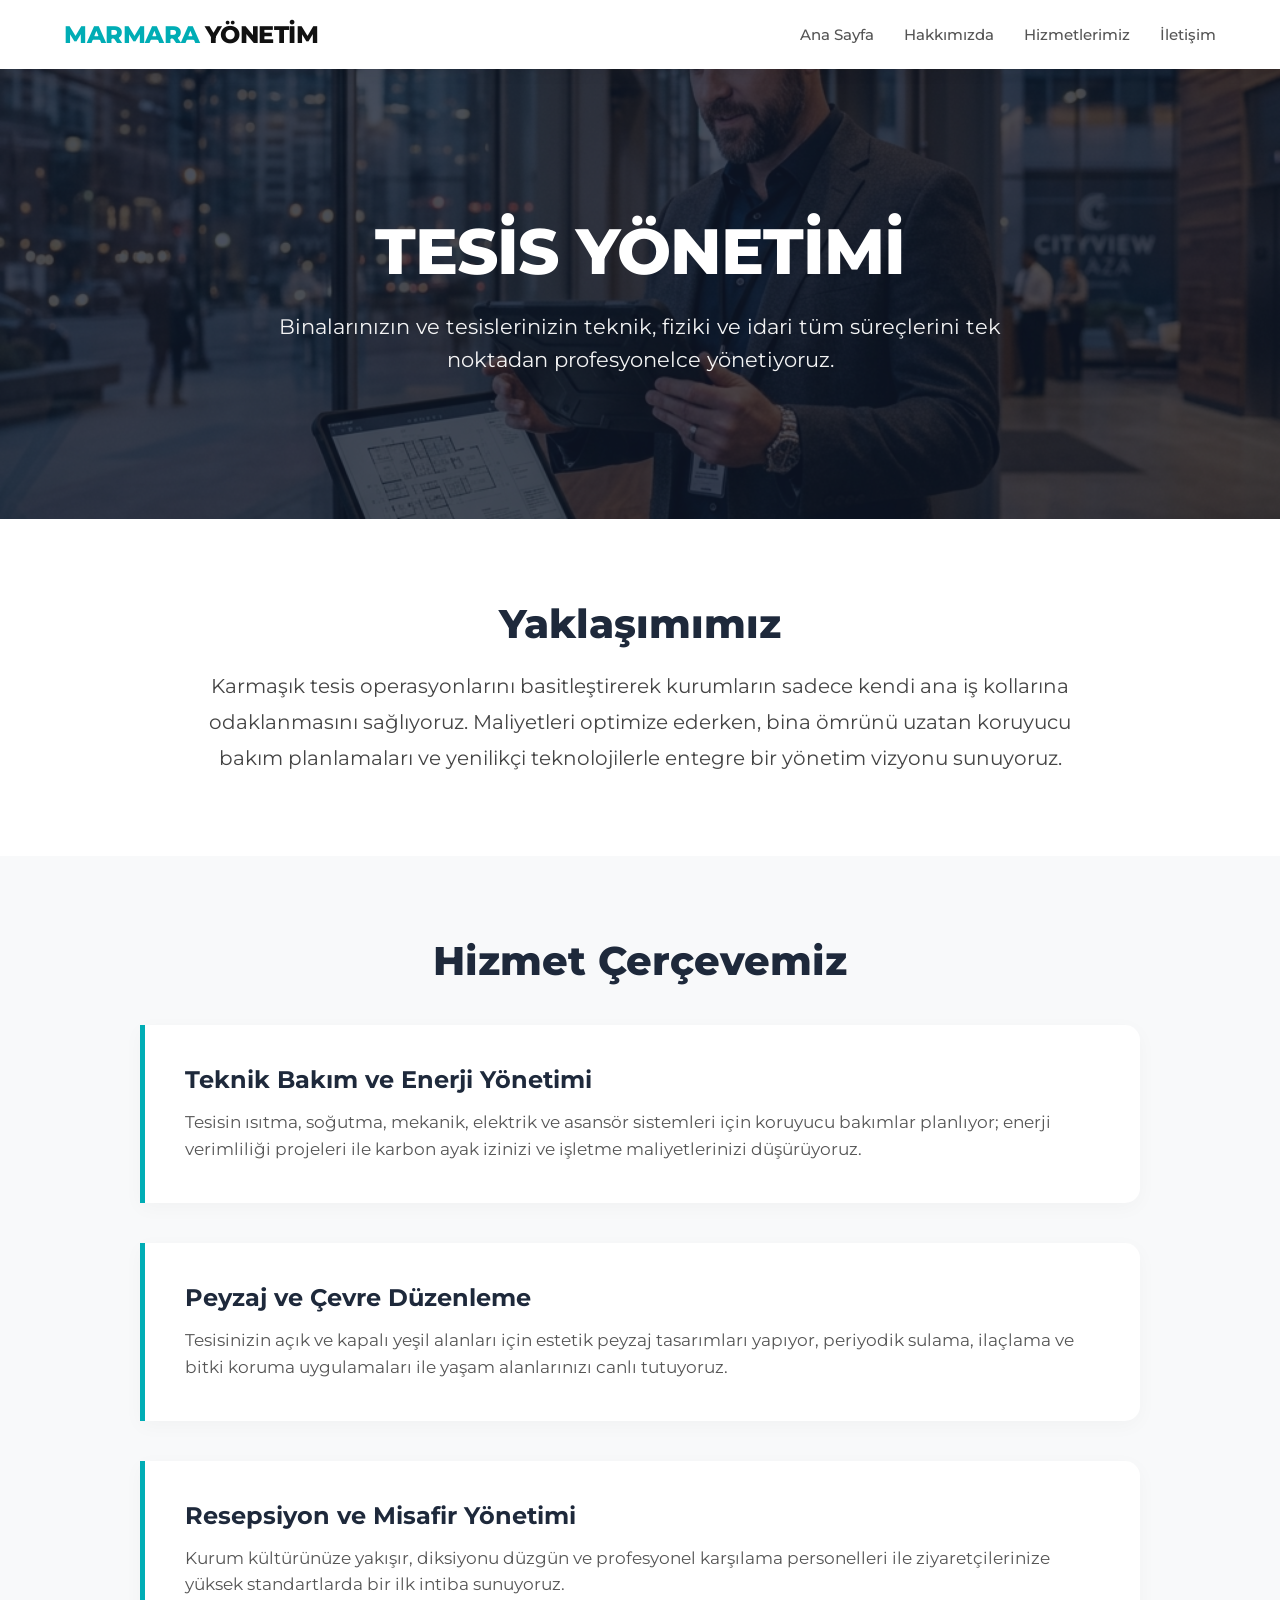
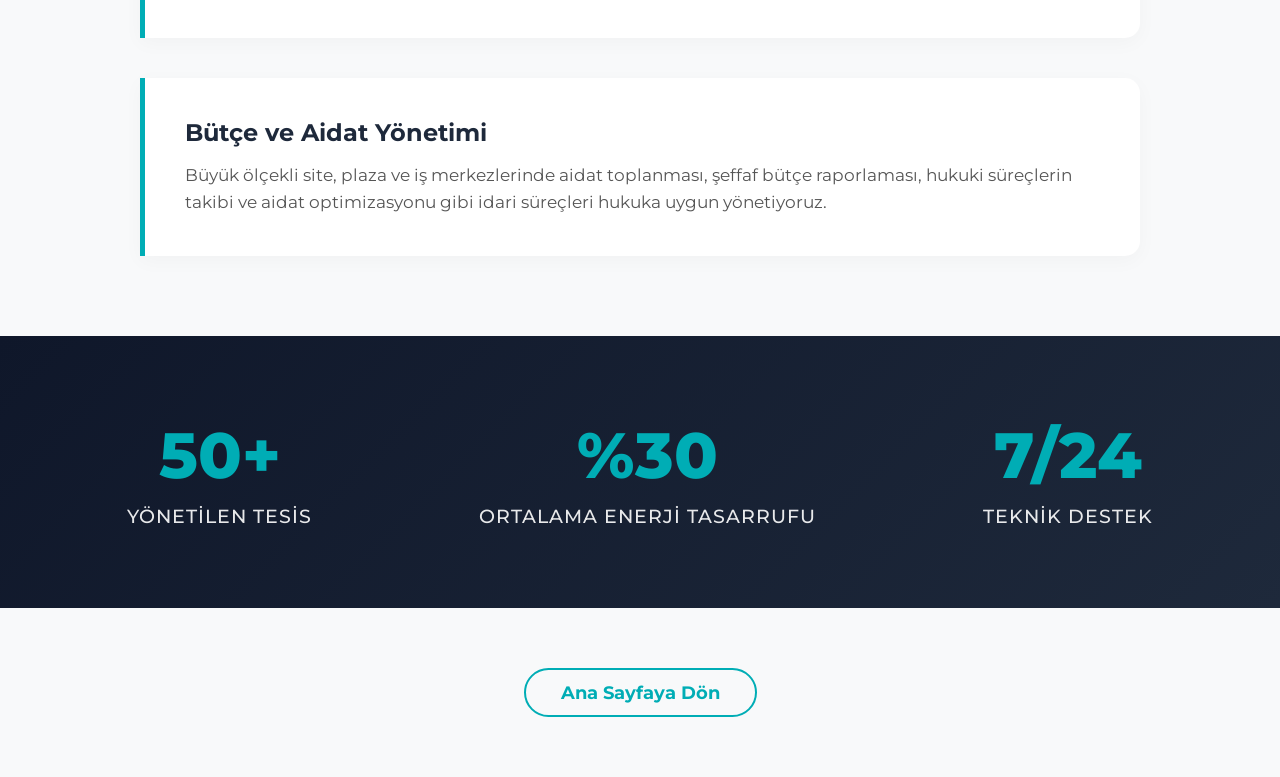
<file: tesis.html>
<!DOCTYPE html>
<html lang="tr">
<head>
    <meta charset="UTF-8">
    <meta name="viewport" content="width=device-width, initial-scale=1.0">
    <title>Marmara Yönetim - Tesis Yönetimi</title>
    <link rel="stylesheet" href="style.css">
    <link href="https://fonts.googleapis.com/css2?family=Montserrat:wght@300;400;500;600;700;800&display=swap" rel="stylesheet">
    <link rel="icon" href="images/favicon.png" type="image/png">
</head>
<body>
    <header class="navbar">
        <div class="logo">
            <span class="logo-brand">MARMARA</span><span class="logo-dark">YÖNETİM</span>
        </div>
        <div class="hamburger">
            <span></span>
            <span></span>
            <span></span>
        </div>
                <nav>
            <ul>
                <li><a href="index.html#home">Ana Sayfa</a></li>
                <li><a href="index.html#hakkimizda">Hakkımızda</a></li>
                <li><a href="index.html#hizmetlerimiz">Hizmetlerimiz</a></li>
                <li><a href="index.html#iletisim">İletişim</a></li>
            </ul>
        </nav>
    </header>

    <main>
        <section class="subpage-hero" style="background-image: url('images/tesis.png');">
            <div class="subpage-hero-overlay"></div>
            <div class="subpage-hero-content">
                <h1>Tesis Yönetimi</h1>
                <p>Binalarınızın ve tesislerinizin teknik, fiziki ve idari tüm süreçlerini tek noktadan profesyonelce yönetiyoruz.</p>
            </div>
        </section>

        <section class="corporate-intro">
            <div class="intro-container">
                <h2 style="font-size: 2.5rem; font-weight: 800; color: #1E293B; margin-bottom: 20px;">Yaklaşımımız</h2>
                <p class="intro-text">Karmaşık tesis operasyonlarını basitleştirerek kurumların sadece kendi ana iş kollarına odaklanmasını sağlıyoruz. Maliyetleri optimize ederken, bina ömrünü uzatan koruyucu bakım planlamaları ve yenilikçi teknolojilerle entegre bir yönetim vizyonu sunuyoruz.</p>
            </div>
        </section>

        <section class="solutions-section">
            <h2 style="font-size: 2.5rem; font-weight: 800; color: #1E293B; margin-bottom: 40px; text-align: center;">Hizmet Çerçevemiz</h2>
            <div class="solutions-container">
                <div class="solution-item">
                    <h3>Teknik Bakım ve Enerji Yönetimi</h3>
                    <p>Tesisin ısıtma, soğutma, mekanik, elektrik ve asansör sistemleri için koruyucu bakımlar planlıyor; enerji verimliliği projeleri ile karbon ayak izinizi ve işletme maliyetlerinizi düşürüyoruz.</p>
                </div>
                <div class="solution-item">
                    <h3>Peyzaj ve Çevre Düzenleme</h3>
                    <p>Tesisinizin açık ve kapalı yeşil alanları için estetik peyzaj tasarımları yapıyor, periyodik sulama, ilaçlama ve bitki koruma uygulamaları ile yaşam alanlarınızı canlı tutuyoruz.</p>
                </div>
                <div class="solution-item">
                    <h3>Resepsiyon ve Misafir Yönetimi</h3>
                    <p>Kurum kültürünüze yakışır, diksiyonu düzgün ve profesyonel karşılama personelleri ile ziyaretçilerinize yüksek standartlarda bir ilk intiba sunuyoruz.</p>
                </div>
                <div class="solution-item">
                    <h3>Bütçe ve Aidat Yönetimi</h3>
                    <p>Büyük ölçekli site, plaza ve iş merkezlerinde aidat toplanması, şeffaf bütçe raporlaması, hukuki süreçlerin takibi ve aidat optimizasyonu gibi idari süreçleri hukuka uygun yönetiyoruz.</p>
                </div>
            </div>
        </section>

        <section class="stats-section">
            <div class="stats-container">
                <div class="stat-item">
                    <span class="stat-number">50+</span>
                    <span class="stat-label">Yönetilen Tesis</span>
                </div>
                <div class="stat-item">
                    <span class="stat-number">%30</span>
                    <span class="stat-label">Ortalama Enerji Tasarrufu</span>
                </div>
                <div class="stat-item">
                    <span class="stat-number">7/24</span>
                    <span class="stat-label">Teknik Destek</span>
                </div>
            </div>
        </section>

        <div class="btn-back-container">
            <a href="index.html" class="btn-back">Ana Sayfaya Dön</a>
        </div>
    </main>
    <script src="script.js"></script>
</body>
</html>
</file>
<file: style.css>
* {
    margin: 0;
    padding: 0;
    box-sizing: border-box;
    font-family: 'Montserrat', sans-serif;
}

html {
    scroll-behavior: smooth;
    scroll-padding-top: 90px;
}

body {
    background-color: #f8f9fa;
    color: #333;
    overflow-x: hidden;
}

/* Navbar */
.navbar {
    display: flex;
    justify-content: space-between;
    align-items: center;
    padding: 20px 5%;
    background-color: #fff;
    box-shadow: 0 4px 15px rgba(0, 0, 0, 0.05);
    position: sticky;
    top: 0;
    z-index: 100;
}

.logo {
    font-size: 24px;
    font-weight: 800;
    letter-spacing: -0.5px;
}

.logo-brand {
    color: #00ADB5;
}

.logo-dark {
    color: #111;
    margin-left: 5px;
}

nav ul {
    list-style: none;
    display: flex;
    gap: 30px;
}

nav a {
    text-decoration: none;
    color: #555;
    font-weight: 500;
    font-size: 15px;
    transition: color 0.3s ease;
}

nav a:hover, nav a.active {
    color: #00ADB5;
}

.btn-navbar {
    background-color: #00ADB5;
    color: white;
    padding: 12px 24px;
    border-radius: 30px;
    text-decoration: none;
    font-weight: 600;
    font-size: 15px;
    transition: background-color 0.3s ease, transform 0.3s ease;
    box-shadow: 0 4px 10px rgba(0, 173, 181, 0.2);
}

.btn-navbar:hover {
    background-color: #008A91;
    transform: translateY(-2px);
    box-shadow: 0 6px 15px rgba(0, 173, 181, 0.3);
}

/* Hamburger Menu */
.hamburger {
    display: none;
    flex-direction: column;
    justify-content: space-between;
    width: 30px;
    height: 21px;
    cursor: pointer;
    z-index: 101;
}
.hamburger span {
    display: block;
    height: 3px;
    width: 100%;
    background-color: #111;
    border-radius: 3px;
    transition: all 0.3s ease;
}
.navbar.active .hamburger span:nth-child(1) {
    transform: translateY(9px) rotate(45deg);
}
.navbar.active .hamburger span:nth-child(2) {
    opacity: 0;
}
.navbar.active .hamburger span:nth-child(3) {
    transform: translateY(-9px) rotate(-45deg);
}

/* Hero Section */
.hero-section {
    background: linear-gradient(135deg, #0F172A 0%, #1E293B 100%);
    height: calc(100vh - 80px); /* Exactly full screen minus navbar */
    display: flex;
    flex-direction: column;
    justify-content: center;
    padding: min(30px, 4vh) 5%;
    gap: min(30px, 4vh);
    overflow: hidden;
}

.hero-text-container {
    color: white;
    max-width: 900px;
    margin: 0 auto;
    text-align: center;
    animation: fadeInDown 0.8s ease forwards;
}

.hero-text-container h1 {
    font-size: clamp(2rem, 4vw, 3.5rem);
    font-weight: 800;
    line-height: 1.2;
    margin-bottom: min(15px, 2vh);
    letter-spacing: -1.5px;
    text-shadow: 0 2px 10px rgba(0,0,0,0.1);
}

.hero-text-container p {
    font-size: clamp(1rem, 1.2vw, 1.15rem);
    line-height: 1.5;
    opacity: 0.95;
    font-weight: 400;
    text-shadow: 0 1px 5px rgba(0,0,0,0.1);
}

/* Accordion Container */
.accordion-container {
    display: flex;
    gap: 15px;
    width: 100%;
    max-width: 1300px;
    flex: 1; /* Takes up remaining height dynamically */
    min-height: 0; /* Ensures it can shrink properly */
    margin: 0 auto;
    animation: fadeInUp 1s ease forwards;
    animation-delay: 0.2s;
    opacity: 0;
}

.card {
    position: relative;
    border-radius: 20px;
    overflow: hidden;
    background-size: cover;
    background-position: center;
    cursor: pointer;
    flex: 1;
    transition: flex 0.6s cubic-bezier(0.25, 1, 0.5, 1), transform 0.3s ease, box-shadow 0.3s ease;
    box-shadow: 0 15px 35px rgba(0,0,0,0.25);
    background-color: #111; /* fallback */
}

.card:hover {
    transform: translateY(-5px);
    box-shadow: 0 20px 40px rgba(0,0,0,0.3);
}

.card.active {
    flex: 5;
    cursor: default;
    transform: none;
    box-shadow: 0 15px 35px rgba(0,0,0,0.4);
}

.card-overlay {
    position: absolute;
    top: 0;
    left: 0;
    width: 100%;
    height: 100%;
    background: linear-gradient(to top, rgba(0,0,0,0.9) 0%, rgba(0,0,0,0.1) 60%);
    transition: background 0.6s ease;
}

.card:not(.active) .card-overlay {
    background: linear-gradient(to top, rgba(0,0,0,0.7) 0%, rgba(0,0,0,0.4) 100%);
}

.collapsed-title {
    position: absolute;
    top: 50%;
    left: 50%;
    transform: translate(-50%, -50%) rotate(-90deg);
    color: white;
    font-size: 22px;
    font-weight: 800;
    white-space: nowrap;
    opacity: 1;
    transition: opacity 0.3s ease, transform 0.6s ease;
    letter-spacing: 1px;
    text-transform: uppercase;
}

.card.active .collapsed-title {
    opacity: 0;
    pointer-events: none;
    transform: translate(-50%, -50%) rotate(-90deg) scale(0.8);
}

.expanded-content {
    position: absolute;
    bottom: 50px;
    left: 50%;
    transform: translate(-50%, 30px);
    width: 90%;
    max-width: 600px;
    text-align: center;
    color: white;
    opacity: 0;
    transition: opacity 0.5s ease 0.3s, transform 0.5s ease 0.3s;
    pointer-events: none;
}

.card.active .expanded-content {
    opacity: 1;
    transform: translate(-50%, 0);
    pointer-events: auto;
}

.expanded-content h2 {
    font-size: clamp(1.5rem, 3vw, 38px);
    font-weight: 800;
    margin-bottom: min(15px, 2vh);
    letter-spacing: -0.5px;
    text-transform: uppercase;
}

.expanded-content p {
    font-size: clamp(0.9rem, 1.2vw, 17px);
    line-height: 1.5;
    margin-bottom: min(20px, 3vh);
    margin-left: auto;
    margin-right: auto;
    opacity: 0.9;
}

.btn-incele {
    display: inline-block;
    background-color: #00ADB5;
    color: white;
    padding: 12px 35px;
    border-radius: 30px;
    text-decoration: none;
    font-weight: 700;
    font-size: 15px;
    transition: background-color 0.3s ease, transform 0.2s ease;
    text-transform: uppercase;
    letter-spacing: 0.5px;
}

.btn-incele:hover {
    background-color: #008A91;
    transform: scale(1.05);
}

/* Animations */
@keyframes fadeInDown {
    from {
        opacity: 0;
        transform: translateY(-30px);
    }
    to {
        opacity: 1;
        transform: translateY(0);
    }
}

@keyframes fadeInUp {
    from {
        opacity: 0;
        transform: translateY(30px);
    }
    to {
        opacity: 1;
        transform: translateY(0);
    }
}

/* Responsive */
@media (max-width: 1200px) {
    /* Kept empty as flex handles height now */
}

@media (max-width: 992px) {
    .expanded-content {
        bottom: 30px;
        width: 95%;
    }
}

@media (max-width: 768px) {
    .navbar {
        flex-direction: row;
        justify-content: space-between;
        flex-wrap: wrap;
        padding: 15px 5%;
    }
    .hamburger {
        display: flex;
    }
    nav, .btn-navbar {
        display: none;
        width: 100%;
        text-align: center;
        margin-top: 15px;
    }
    .navbar.active nav {
        display: flex;
        justify-content: center;
    }
    .navbar.active .btn-navbar {
        display: inline-block;
        margin-top: 15px;
    }
    .navbar.active nav ul {
        flex-direction: column;
        gap: 15px;
        width: 100%;
    }
    .hero-section {
        padding: 30px 5%;
        height: auto;
        min-height: calc(100vh - 80px);
        overflow: visible;
    }
    .accordion-container {
        flex-direction: column;
        height: 60vh; /* Approximate height for mobile flex column */
        min-height: 600px;
        flex: none;
        gap: 10px;
    }
    .card {
        flex: 1;
        border-radius: 15px;
    }
    .card.active {
        flex: 4;
    }
    .collapsed-title {
        transform: translate(-50%, -50%) rotate(0deg);
        font-size: 18px;
    }
    .card.active .collapsed-title {
        transform: translate(-50%, -50%) rotate(0deg) scale(0.8);
    }
    .expanded-content h2 {
        font-size: 24px;
    }
    .expanded-content p {
        font-size: 14px;
        margin-bottom: 20px;
    }
}

/* Sub-page Styles */
.subpage-hero {
    height: 50vh;
    min-height: 400px;
    background-size: cover;
    background-position: center;
    position: relative;
    display: flex;
    align-items: center;
    justify-content: center;
    text-align: center;
    color: white;
}

.subpage-hero-overlay {
    position: absolute;
    top: 0; left: 0; width: 100%; height: 100%;
    background: rgba(15, 23, 42, 0.75);
}

.subpage-hero-content {
    position: relative;
    z-index: 1;
    max-width: 900px;
    padding: 0 5%;
    animation: fadeInUp 0.8s ease forwards;
}

.subpage-hero-content h1 {
    font-size: clamp(2.5rem, 5vw, 4rem);
    font-weight: 800;
    margin-bottom: 20px;
    letter-spacing: -1px;
    text-transform: uppercase;
}

.subpage-hero-content p {
    font-size: clamp(1.1rem, 2vw, 1.3rem);
    opacity: 0.95;
    line-height: 1.6;
}

.corporate-intro {
    padding: 80px 5%;
    background-color: #fff;
    text-align: center;
}

.intro-container {
    max-width: 900px;
    margin: 0 auto;
}

.intro-text {
    font-size: clamp(1.1rem, 2vw, 1.25rem);
    line-height: 1.8;
    color: #444;
    font-weight: 400;
}

.solutions-section {
    padding: 80px 5%;
    background-color: #f8f9fa;
}

.solutions-container {
    max-width: 1000px;
    margin: 0 auto;
    display: flex;
    flex-direction: column;
    gap: 40px;
}

.solution-item {
    background: #fff;
    padding: 40px;
    border-left: 5px solid #00ADB5;
    border-radius: 0 15px 15px 0;
    box-shadow: 0 5px 20px rgba(0,0,0,0.03);
    transition: transform 0.3s ease, box-shadow 0.3s ease;
}

.solution-item:hover {
    transform: translateX(10px);
    box-shadow: 0 10px 30px rgba(0,0,0,0.08);
}

.solution-item h3 {
    font-size: 1.5rem;
    color: #1E293B;
    margin-bottom: 15px;
    font-weight: 700;
}

.solution-item p {
    font-size: 1.05rem;
    color: #555;
    line-height: 1.6;
}

.stats-section {
    padding: 80px 5%;
    background: linear-gradient(135deg, #0F172A 0%, #1E293B 100%);
    color: white;
}

.stats-container {
    max-width: 1200px;
    margin: 0 auto;
    display: flex;
    justify-content: space-around;
    flex-wrap: wrap;
    gap: 40px;
}

.stat-item {
    text-align: center;
}

.stat-number {
    display: block;
    font-size: clamp(3rem, 5vw, 4.5rem);
    font-weight: 800;
    color: #00ADB5;
    margin-bottom: 10px;
}

.stat-label {
    font-size: clamp(1rem, 1.5vw, 1.2rem);
    font-weight: 500;
    letter-spacing: 1px;
    text-transform: uppercase;
    opacity: 0.9;
}

.btn-back-container {
    text-align: center;
    padding: 60px 0;
    background-color: #f8f9fa;
}

.btn-back {
    display: inline-block;
    color: #00ADB5;
    text-decoration: none;
    font-weight: 700;
    font-size: 1.1rem;
    transition: all 0.3s ease;
    border: 2px solid #00ADB5;
    padding: 12px 35px;
    border-radius: 30px;
}

.btn-back:hover {
    background-color: #00ADB5;
    color: white;
}

/* Single Page Sections Styles */
.about-section {
    padding: 120px 5%;
    background-color: #ffffff;
    position: relative;
    overflow: hidden;
}

.about-container {
    max-width: 1300px;
    margin: 0 auto;
    display: flex;
    align-items: center;
    gap: 80px;
}

.about-content {
    flex: 1;
}

.section-subtitle {
    color: #00ADB5;
    font-size: 1rem;
    font-weight: 700;
    letter-spacing: 2px;
    margin-bottom: 15px;
    display: block;
}

.section-title-left {
    font-size: clamp(2.2rem, 4vw, 3.5rem);
    font-weight: 800;
    color: #1E293B;
    line-height: 1.2;
    margin-bottom: 30px;
    letter-spacing: -1px;
}

.about-text {
    font-size: 1.1rem;
    color: #555;
    line-height: 1.8;
    margin-bottom: 25px;
}

.about-features {
    margin-top: 40px;
    display: flex;
    flex-direction: column;
    gap: 20px;
}

.feature {
    display: flex;
    align-items: center;
    gap: 15px;
    padding-bottom: 15px;
    border-bottom: 1px solid #eee;
}

.feature-number {
    font-size: 1.5rem;
    font-weight: 800;
    color: #00ADB5;
    font-family: 'Montserrat', sans-serif;
}

.feature-text {
    font-size: 1.1rem;
    font-weight: 600;
    color: #1E293B;
}

.about-visual {
    flex: 1;
    position: relative;
}

.image-wrapper {
    position: relative;
    border-radius: 30px;
    overflow: hidden;
    box-shadow: 0 20px 50px rgba(0,0,0,0.1);
}

.image-wrapper img {
    width: 100%;
    height: auto;
    display: block;
    object-fit: cover;
    aspect-ratio: 4/5;
    transition: transform 0.5s ease;
}

.image-wrapper:hover img {
    transform: scale(1.05);
}

.experience-badge {
    position: absolute;
    bottom: -30px;
    left: -30px;
    background: #00ADB5;
    color: white;
    padding: 30px;
    border-radius: 50%;
    width: 140px;
    height: 140px;
    display: flex;
    flex-direction: column;
    align-items: center;
    justify-content: center;
    box-shadow: 0 10px 30px rgba(0, 173, 181, 0.4);
}

.experience-badge .years {
    font-size: 2.5rem;
    font-weight: 800;
    line-height: 1;
}

.experience-badge .text {
    font-size: 0.9rem;
    font-weight: 600;
    text-transform: uppercase;
    text-align: center;
    margin-top: 5px;
}

.contact-section {
    padding: 100px 5%;
    background-color: #0F172A;
    color: white;
    text-align: center;
}

@media (max-width: 992px) {
    .about-container {
        flex-direction: column;
    }
    .experience-badge {
        bottom: 20px;
        left: 20px;
    }
}
</file>
